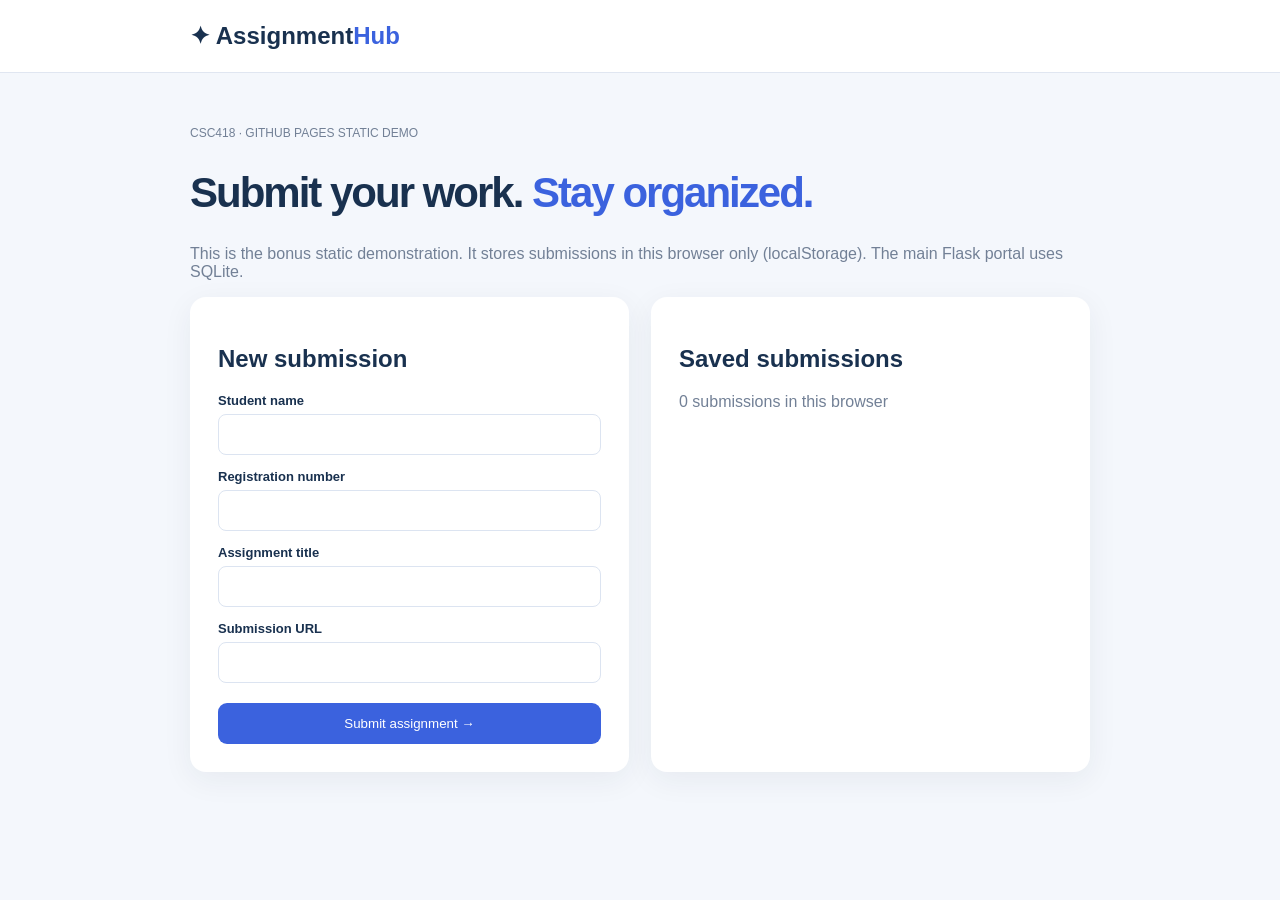
<file: pages/index.html>
<!doctype html><html lang="en"><head><meta charset="utf-8"><meta name="viewport" content="width=device-width,initial-scale=1"><title>AssignmentHub | Pages Demo</title><style>body{margin:0;background:#f4f7fc;color:#19314f;font-family:Segoe UI,Arial,sans-serif}header{background:#fff;border-bottom:1px solid #e0e6f1;padding:22px max(20px,calc((100vw - 900px)/2));font-size:24px;font-weight:800}header span,h1 em{color:#3b62de;font-style:normal}main{max-width:900px;margin:50px auto;padding:0 20px}h1{font-size:42px;letter-spacing:-2px}p{color:#728096}section{display:grid;grid-template-columns:1fr 1fr;gap:22px}.card{background:#fff;padding:28px;border-radius:16px;box-shadow:0 8px 30px #202a4410}label{display:block;font-size:13px;font-weight:700;margin:14px 0 6px}input{width:100%;padding:12px;box-sizing:border-box;border:1px solid #dce4f1;border-radius:8px}button{border:0;padding:13px;width:100%;margin-top:20px;background:#3b62de;color:white;border-radius:9px;cursor:pointer}ul{padding-left:20px}li{margin:14px 0;overflow-wrap:anywhere}a{color:#3b62de}#error{color:#b32a42}small{font-size:12px;color:#728096}@media(max-width:650px){section{grid-template-columns:1fr}h1{font-size:33px}}</style></head><body><header>✦ Assignment<span>Hub</span></header><main><small>CSC418 · GITHUB PAGES STATIC DEMO</small><h1>Submit your work. <em>Stay organized.</em></h1><p>This is the bonus static demonstration. It stores submissions in this browser only (localStorage). The main Flask portal uses SQLite.</p><section><div class="card"><h2>New submission</h2><form id="form"><label>Student name</label><input id="name" required><label>Registration number</label><input id="reg" required><label>Assignment title</label><input id="title" required><label>Submission URL</label><input id="url" type="url" required><div id="error" role="alert"></div><button>Submit assignment →</button></form></div><div class="card"><h2>Saved submissions</h2><p id="count">0 submissions in this browser</p><ul id="items"></ul></div></section></main><script>
const key='assignmenthub-pages-submissions';
function get(){try{return JSON.parse(localStorage.getItem(key)||'[]')}catch{return []}}
function render(){let submissions=get();document.getElementById('count').textContent=submissions.length+' submissions in this browser';let list=document.getElementById('items');list.replaceChildren();submissions.forEach(s=>{let li=document.createElement('li');let strong=document.createElement('strong');strong.textContent=s.title+' · '+s.name+' ('+s.reg+')';let link=document.createElement('a');link.href=s.url;link.target='_blank';link.rel='noopener noreferrer';link.textContent='Open submission ↗';li.append(strong,document.createElement('br'),link);list.append(li)})}
document.getElementById('form').addEventListener('submit',e=>{e.preventDefault();let name=document.getElementById('name').value.trim(),reg=document.getElementById('reg').value.trim(),title=document.getElementById('title').value.trim(),url=document.getElementById('url').value.trim(),error=document.getElementById('error');error.textContent='';let parsed;try{parsed=new URL(url)}catch{}if(!name||!reg||!title||!parsed||!['https:','http:'].includes(parsed.protocol)||!parsed.hostname||/\s/.test(url)){error.textContent='All fields and a valid http(s) URL are required.';return}let data=get();data.unshift({name,reg,title,url});localStorage.setItem(key,JSON.stringify(data));e.target.reset();render()});render();
</script></body></html>
</file>
